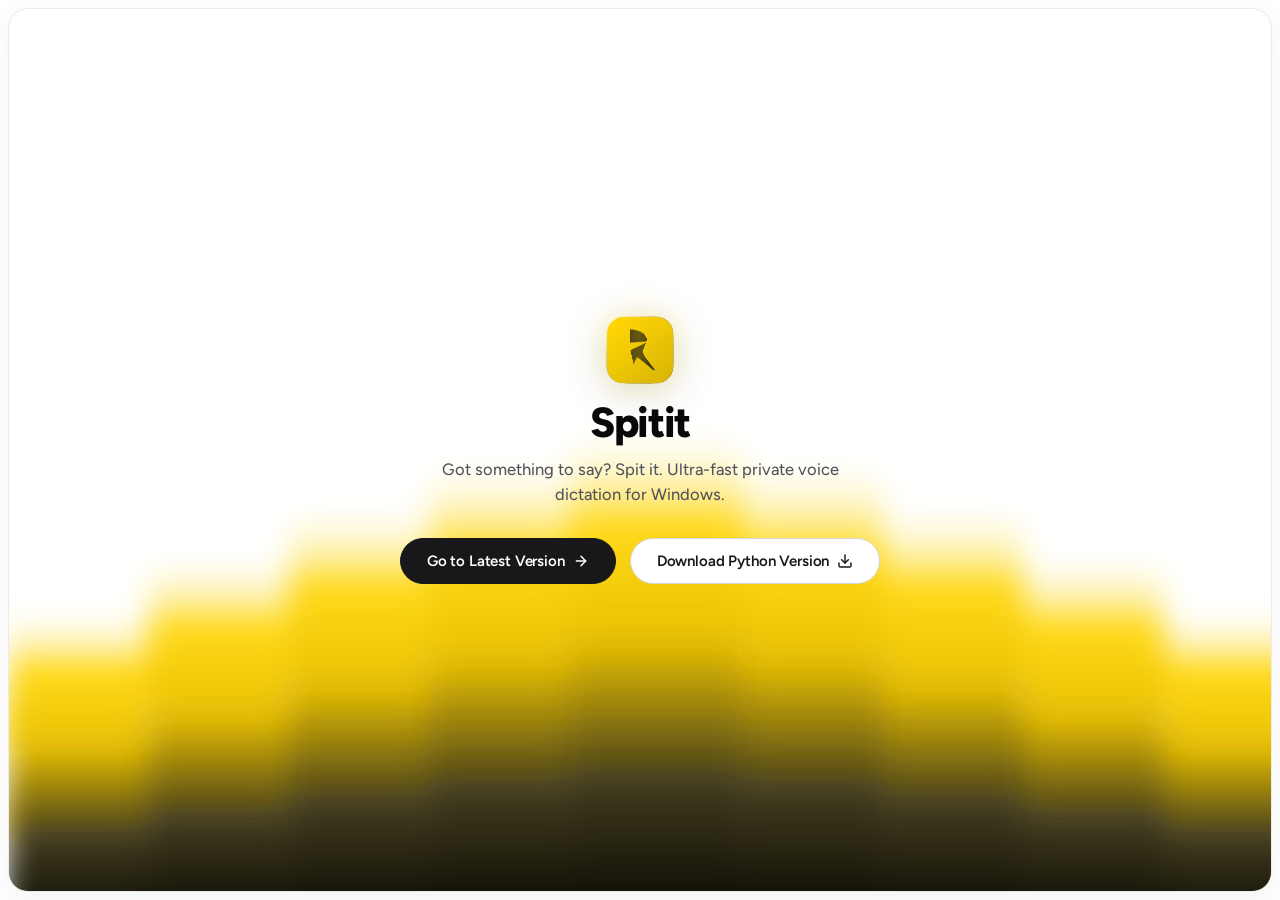
<file: docs/index.html>
<!DOCTYPE html>
<html lang="en">
<head>
  <meta charset="UTF-8">
  <meta name="viewport" content="width=device-width, initial-scale=1.0">
  <title>Spitit — Voice to Text for Windows</title>
  <meta name="description" content="Spitit — Ultra-fast, private voice dictation for Windows. Speak in any app, anytime.">
  <link rel="icon" href="icon.svg" type="image/svg+xml">
  <link rel="alternate icon" href="icon.ico">
  <link rel="preconnect" href="https://fonts.googleapis.com">
  <link rel="preconnect" href="https://fonts.gstatic.com" crossorigin>
  <link href="https://fonts.googleapis.com/css2?family=Figtree:wght@400;500;600;700;800&family=EB+Garamond:ital,wght@0,500;1,500&display=swap" rel="stylesheet">
  <link rel="stylesheet" href="style.css">
</head>
<body>
  <!-- Framed Rounded Canvas with White Spacing Around Viewport -->
  <div class="canvas-frame">

  <!-- Sombra Horizon Glow Background Component -->
  <div class="sombra-bg-anchor" data-sombra-gradient-anchor aria-hidden="true">
<svg viewBox="0 0 1271 599" preserveAspectRatio="none" fill="none" width="100%" height="100%" style="overflow: visible; pointer-events: none;" class="sombra-svg">
  <defs>
    <g id="def-ember-4">
      <linearGradient id="sombra-layer-05-fill" gradientUnits="objectBoundingBox" x1="0" y1="1" x2="0" y2="0">
        <stop offset="0%" stop-color="#fbf7e4" stop-opacity="0" />
        <stop offset="80%" stop-color="#fbf7e4" stop-opacity="0" />
        <stop offset="80.0390625%" stop-color="#fbf7e4" stop-opacity="0.01694852792140071" />
        <stop offset="80.078125%" stop-color="#fbf7e4" stop-opacity="0.032722606401939115" />
        <stop offset="80.15625%" stop-color="#fbf7e4" stop-opacity="0.06119171261844854" />
        <stop offset="80.234375%" stop-color="#fbf7e4" stop-opacity="0.08616405353246137" />
        <stop offset="80.3125%" stop-color="#fbf7e4" stop-opacity="0.10822676083221996" />
        <stop offset="80.390625%" stop-color="#fbf7e4" stop-opacity="0.1278423560570905" />
        <stop offset="80.46875%" stop-color="#fbf7e4" stop-opacity="0.1453801421494723" />
        <stop offset="80.546875%" stop-color="#fbf7e4" stop-opacity="0.1611385604667646" />
        <stop offset="80.625%" stop-color="#fbf7e4" stop-opacity="0.17536140791954757" />
        <stop offset="80.703125%" stop-color="#fbf7e4" stop-opacity="0.18824979534997519" />
        <stop offset="80.78125%" stop-color="#fbf7e4" stop-opacity="0.19997109722172046" />
        <stop offset="80.9375%" stop-color="#fbf7e4" stop-opacity="0.22045241600856647" />
        <stop offset="81.09375%" stop-color="#fbf7e4" stop-opacity="0.237691372267781" />
        <stop offset="81.25%" stop-color="#fbf7e4" stop-opacity="0.2523364485981308" />
        <stop offset="81.40625%" stop-color="#fbf7e4" stop-opacity="0.2648731829298454" />
        <stop offset="81.5625%" stop-color="#fbf7e4" stop-opacity="0.2756723081715295" />
        <stop offset="81.71875%" stop-color="#fbf7e4" stop-opacity="0.28502177711065724" />
        <stop offset="81.875%" stop-color="#fbf7e4" stop-opacity="0.2931486334706104" />
        <stop offset="82.1875%" stop-color="#fbf7e4" stop-opacity="0.30642546292345774" />
        <stop offset="82.5%" stop-color="#fbf7e4" stop-opacity="0.31658291457286436" />
        <stop offset="82.8125%" stop-color="#fbf7e4" stop-opacity="0.3243538405533309" />
        <stop offset="83.125%" stop-color="#fbf7e4" stop-opacity="0.3302527860831748" />
        <stop offset="83.4375%" stop-color="#fbf7e4" stop-opacity="0.3346514446074368" />
        <stop offset="83.75%" stop-color="#fbf7e4" stop-opacity="0.3378248315688161" />
        <stop offset="84.375%" stop-color="#fbf7e4" stop-opacity="0.3412784398699892" />
        <stop offset="85%" stop-color="#fbf7e4" stop-opacity="0.3417721518987343" />
        <stop offset="85.625%" stop-color="#fbf7e4" stop-opacity="0.340025552108049" />
        <stop offset="86.25%" stop-color="#fbf7e4" stop-opacity="0.33650577838205303" />
        <stop offset="86.875%" stop-color="#fbf7e4" stop-opacity="0.33152607239674686" />
        <stop offset="87.5%" stop-color="#fbf7e4" stop-opacity="0.3253012048192771" />
        <stop offset="88.75%" stop-color="#fbf7e4" stop-opacity="0.30966684871654837" />
        <stop offset="90%" stop-color="#fbf7e4" stop-opacity="0.2903225806451613" />
        <stop offset="91.25%" stop-color="#fbf7e4" stop-opacity="0.26757904672015104" />
        <stop offset="92.5%" stop-color="#fbf7e4" stop-opacity="0.24150268336314848" />
        <stop offset="93.75%" stop-color="#fbf7e4" stop-opacity="0.21199143468950749" />
        <stop offset="95%" stop-color="#fbf7e4" stop-opacity="0.17880794701986755" />
        <stop offset="95.625%" stop-color="#fbf7e4" stop-opacity="0.16073068680477604" />
        <stop offset="96.25%" stop-color="#fbf7e4" stop-opacity="0.1415893505445744" />
        <stop offset="96.875%" stop-color="#fbf7e4" stop-opacity="0.12131802296555168" />
        <stop offset="97.5%" stop-color="#fbf7e4" stop-opacity="0.09984152139461176" />
        <stop offset="98.125%" stop-color="#fbf7e4" stop-opacity="0.07707451520818977" />
        <stop offset="98.75%" stop-color="#fbf7e4" stop-opacity="0.052920423363386926" />
        <stop offset="99.375%" stop-color="#fbf7e4" stop-opacity="0.027270061577558357" />
        <stop offset="100%" stop-color="#fbf7e4" stop-opacity="0" />
      </linearGradient>
      <filter id="sombra-layer-05-blur" filterUnits="userSpaceOnUse" x="-60.00" y="-48.02" width="1423.48" height="767.02">
        <feGaussianBlur stdDeviation="15" />
      </filter>
    </g>
    <g id="def-ember-3">
      <linearGradient id="sombra-layer-04-fill" gradientUnits="objectBoundingBox" x1="0" y1="1" x2="0" y2="0">
        <stop offset="0%" stop-color="#ffd505" stop-opacity="0" />
        <stop offset="58%" stop-color="#ffd505" stop-opacity="0" />
        <stop offset="58.001%" stop-color="#ffd505" stop-opacity="0.9" />
        <stop offset="58.021484375%" stop-color="#ffd505" stop-opacity="0.9090828376098354" />
        <stop offset="58.04296875%" stop-color="#ffd505" stop-opacity="0.9090747646954266" />
        <stop offset="58.0859375%" stop-color="#ffd505" stop-opacity="0.9090586145648313" />
        <stop offset="58.171875%" stop-color="#ffd505" stop-opacity="0.9090262970860057" />
        <stop offset="58.34375%" stop-color="#ffd505" stop-opacity="0.9089615931721171" />
        <stop offset="58.6875%" stop-color="#ffd505" stop-opacity="0.9088319088319082" />
        <stop offset="59.375%" stop-color="#ffd505" stop-opacity="0.9085714285714286" />
        <stop offset="60.75%" stop-color="#ffd505" stop-opacity="0.9080459770114947" />
        <stop offset="63.5%" stop-color="#ffd505" stop-opacity="0.9069767441860463" />
        <stop offset="69%" stop-color="#ffd505" stop-opacity="0.9047619047619047" />
        <stop offset="80%" stop-color="#ffd505" stop-opacity="0.9" />
        <stop offset="80.625%" stop-color="#ffd505" stop-opacity="0.8446289062500001" />
        <stop offset="81.25%" stop-color="#ffd505" stop-opacity="0.791015625" />
        <stop offset="81.875%" stop-color="#ffd505" stop-opacity="0.7391601562500001" />
        <stop offset="82.5%" stop-color="#ffd505" stop-opacity="0.6890625" />
        <stop offset="83.125%" stop-color="#ffd505" stop-opacity="0.64072265625" />
        <stop offset="83.75%" stop-color="#ffd505" stop-opacity="0.594140625" />
        <stop offset="84.375%" stop-color="#ffd505" stop-opacity="0.54931640625" />
        <stop offset="85%" stop-color="#ffd505" stop-opacity="0.5062500000000001" />
        <stop offset="85.625%" stop-color="#ffd505" stop-opacity="0.4649414062500001" />
        <stop offset="86.25%" stop-color="#ffd505" stop-opacity="0.425390625" />
        <stop offset="86.875%" stop-color="#ffd505" stop-opacity="0.38759765625" />
        <stop offset="87.5%" stop-color="#ffd505" stop-opacity="0.3515625" />
        <stop offset="88.125%" stop-color="#ffd505" stop-opacity="0.31728515625000003" />
        <stop offset="88.75%" stop-color="#ffd505" stop-opacity="0.284765625" />
        <stop offset="89.375%" stop-color="#ffd505" stop-opacity="0.25400390625" />
        <stop offset="90%" stop-color="#ffd505" stop-opacity="0.225" />
        <stop offset="90.625%" stop-color="#ffd505" stop-opacity="0.19775390625" />
        <stop offset="91.25%" stop-color="#ffd505" stop-opacity="0.17226562500000003" />
        <stop offset="91.875%" stop-color="#ffd505" stop-opacity="0.14853515625" />
        <stop offset="92.5%" stop-color="#ffd505" stop-opacity="0.12656250000000002" />
        <stop offset="93.125%" stop-color="#ffd505" stop-opacity="0.10634765624999998" />
        <stop offset="93.75%" stop-color="#ffd505" stop-opacity="0.087890625" />
        <stop offset="94.375%" stop-color="#ffd505" stop-opacity="0.07119140625" />
        <stop offset="95%" stop-color="#ffd505" stop-opacity="0.056249999999999994" />
        <stop offset="95.625%" stop-color="#ffd505" stop-opacity="0.04306640625000001" />
        <stop offset="96.25%" stop-color="#ffd505" stop-opacity="0.03164062499999999" />
        <stop offset="96.875%" stop-color="#ffd505" stop-opacity="0.02197265625" />
        <stop offset="97.5%" stop-color="#ffd505" stop-opacity="0.014062500000000006" />
        <stop offset="98.125%" stop-color="#ffd505" stop-opacity="0.007910156249999998" />
        <stop offset="98.75%" stop-color="#ffd505" stop-opacity="0.0035156250000000014" />
        <stop offset="99.375%" stop-color="#ffd505" stop-opacity="0.0008789062499999986" />
        <stop offset="100%" stop-color="#ffd505" stop-opacity="0" />
      </linearGradient>
      <filter id="sombra-layer-04-blur" filterUnits="userSpaceOnUse" x="-60.00" y="-48.02" width="1423.48" height="767.02">
        <feGaussianBlur stdDeviation="15" />
      </filter>
    </g>
    <g id="def-ember-2">
      <linearGradient id="sombra-layer-03-fill" gradientUnits="objectBoundingBox" x1="0" y1="1" x2="0" y2="0">
        <stop offset="0%" stop-color="#e8c004" stop-opacity="0" />
        <stop offset="30%" stop-color="#e8c004" stop-opacity="0" />
        <stop offset="30.001%" stop-color="#e8c004" stop-opacity="1" />
        <stop offset="58%" stop-color="#e8c004" stop-opacity="1" />
        <stop offset="60.75%" stop-color="#e8c004" stop-opacity="0.8640625000000001" />
        <stop offset="63.5%" stop-color="#e8c004" stop-opacity="0.73125" />
        <stop offset="66.25%" stop-color="#e8c004" stop-opacity="0.6015625" />
        <stop offset="69%" stop-color="#e8c004" stop-opacity="0.475" />
        <stop offset="71.75%" stop-color="#e8c004" stop-opacity="0.3515625" />
        <stop offset="74.5%" stop-color="#e8c004" stop-opacity="0.23125" />
        <stop offset="77.25%" stop-color="#e8c004" stop-opacity="0.1140625" />
        <stop offset="80%" stop-color="#e8c004" stop-opacity="0" />
        <stop offset="100%" stop-color="#e8c004" stop-opacity="0" />
      </linearGradient>
      <filter id="sombra-layer-03-blur" filterUnits="userSpaceOnUse" x="-60.00" y="-48.02" width="1423.48" height="767.02">
        <feGaussianBlur stdDeviation="15" />
      </filter>
    </g>
    <g id="def-ember-1">
      <linearGradient id="sombra-layer-02-fill" gradientUnits="objectBoundingBox" x1="0" y1="1" x2="0" y2="0">
        <stop offset="0%" stop-color="#413b1c" stop-opacity="0" />
        <stop offset="0.001%" stop-color="#413b1c" stop-opacity="1" />
        <stop offset="30%" stop-color="#413b1c" stop-opacity="1" />
        <stop offset="58%" stop-color="#413b1c" stop-opacity="0" />
        <stop offset="100%" stop-color="#413b1c" stop-opacity="0" />
      </linearGradient>
      <filter id="sombra-layer-02-blur" filterUnits="userSpaceOnUse" x="-60.00" y="-48.02" width="1423.48" height="767.02">
        <feGaussianBlur stdDeviation="15" />
      </filter>
    </g>
    <g id="def-ember-0">
      <linearGradient id="sombra-layer-01-fill" gradientUnits="objectBoundingBox" x1="0" y1="1" x2="0" y2="0">
        <stop offset="0%" stop-color="#000000" stop-opacity="1" />
        <stop offset="30%" stop-color="#000000" stop-opacity="0" />
        <stop offset="100%" stop-color="#000000" stop-opacity="0" />
      </linearGradient>
      <filter id="sombra-layer-01-blur" filterUnits="userSpaceOnUse" x="-60.00" y="-48.02" width="1423.48" height="767.02">
        <feGaussianBlur stdDeviation="15" />
      </filter>
    </g>
  </defs>
  <g id="sombra-layer-05" class="sombra-layer" data-layer="ember-4" style="pointer-events: none; transform-box: view-box; transform-origin: 50% 100%;">
    <g id="sombra-layer-05-artwork" fill="url(#sombra-layer-05-fill)" filter="url(#sombra-layer-05-blur)" opacity="1">
      <path id="sombra-layer-05-segment-01" d="M 0 240.2434011543014 L 141.22222222222223 240.2434011543014 L 141.22222222222223 659 L 0 659 Z" />
      <path id="sombra-layer-05-segment-02" d="M 141.22222222222223 171.7562598291944 L 282.44444444444446 171.7562598291944 L 282.44444444444446 659 L 141.22222222222223 659 Z" />
      <path id="sombra-layer-05-segment-03" d="M 282.44444444444446 108.62048245566587 L 423.6666666666667 108.62048245566587 L 423.6666666666667 659 L 282.44444444444446 659 Z" />
      <path id="sombra-layer-05-segment-04" d="M 423.6666666666667 52.894937751894076 L 564.8888888888889 52.894937751894076 L 564.8888888888889 659 L 423.6666666666667 659 Z" />
      <path id="sombra-layer-05-segment-05" d="M 564.8888888888889 11.980000000000018 L 738.5922222222223 11.980000000000018 L 738.5922222222223 659 L 564.8888888888889 659 Z" />
      <path id="sombra-layer-05-segment-06" d="M 738.5922222222223 52.894937751894076 L 879.8144444444445 52.894937751894076 L 879.8144444444445 659 L 738.5922222222223 659 Z" />
      <path id="sombra-layer-05-segment-07" d="M 879.8144444444445 108.62048245566587 L 1021.0366666666667 108.62048245566587 L 1021.0366666666667 659 L 879.8144444444445 659 Z" />
      <path id="sombra-layer-05-segment-08" d="M 1021.0366666666667 171.75625982919445 L 1162.258888888889 171.75625982919445 L 1162.258888888889 659 L 1021.0366666666667 659 Z" />
      <path id="sombra-layer-05-segment-09" d="M 1162.258888888889 240.2434011543014 L 1303.4811111111112 240.2434011543014 L 1303.4811111111112 659 L 1162.258888888889 659 Z" />
    </g>
  </g>
  <g id="sombra-layer-04" class="sombra-layer" data-layer="ember-3" style="pointer-events: none; transform-box: view-box; transform-origin: 50% 100%;">
    <g id="sombra-layer-04-artwork" fill="url(#sombra-layer-04-fill)" filter="url(#sombra-layer-04-blur)" opacity="1">
      <path id="sombra-layer-04-segment-01" d="M 0 240.2434011543014 L 141.22222222222223 240.2434011543014 L 141.22222222222223 659 L 0 659 Z" />
      <path id="sombra-layer-04-segment-02" d="M 141.22222222222223 171.7562598291944 L 282.44444444444446 171.7562598291944 L 282.44444444444446 659 L 141.22222222222223 659 Z" />
      <path id="sombra-layer-04-segment-03" d="M 282.44444444444446 108.62048245566587 L 423.6666666666667 108.62048245566587 L 423.6666666666667 659 L 282.44444444444446 659 Z" />
      <path id="sombra-layer-04-segment-04" d="M 423.6666666666667 52.894937751894076 L 564.8888888888889 52.894937751894076 L 564.8888888888889 659 L 423.6666666666667 659 Z" />
      <path id="sombra-layer-04-segment-05" d="M 564.8888888888889 11.980000000000018 L 738.5922222222223 11.980000000000018 L 738.5922222222223 659 L 564.8888888888889 659 Z" />
      <path id="sombra-layer-04-segment-06" d="M 738.5922222222223 52.894937751894076 L 879.8144444444445 52.894937751894076 L 879.8144444444445 659 L 738.5922222222223 659 Z" />
      <path id="sombra-layer-04-segment-07" d="M 879.8144444444445 108.62048245566587 L 1021.0366666666667 108.62048245566587 L 1021.0366666666667 659 L 879.8144444444445 659 Z" />
      <path id="sombra-layer-04-segment-08" d="M 1021.0366666666667 171.75625982919445 L 1162.258888888889 171.75625982919445 L 1162.258888888889 659 L 1021.0366666666667 659 Z" />
      <path id="sombra-layer-04-segment-09" d="M 1162.258888888889 240.2434011543014 L 1303.4811111111112 240.2434011543014 L 1303.4811111111112 659 L 1162.258888888889 659 Z" />
    </g>
  </g>
  <g id="sombra-layer-03" class="sombra-layer" data-layer="ember-2" style="pointer-events: none; transform-box: view-box; transform-origin: 50% 100%;">
    <g id="sombra-layer-03-artwork" fill="url(#sombra-layer-03-fill)" filter="url(#sombra-layer-03-blur)" opacity="1">
      <path id="sombra-layer-03-segment-01" d="M 0 240.2434011543014 L 141.22222222222223 240.2434011543014 L 141.22222222222223 659 L 0 659 Z" />
      <path id="sombra-layer-03-segment-02" d="M 141.22222222222223 171.7562598291944 L 282.44444444444446 171.7562598291944 L 282.44444444444446 659 L 141.22222222222223 659 Z" />
      <path id="sombra-layer-03-segment-03" d="M 282.44444444444446 108.62048245566587 L 423.6666666666667 108.62048245566587 L 423.6666666666667 659 L 282.44444444444446 659 Z" />
      <path id="sombra-layer-03-segment-04" d="M 423.6666666666667 52.894937751894076 L 564.8888888888889 52.894937751894076 L 564.8888888888889 659 L 423.6666666666667 659 Z" />
      <path id="sombra-layer-03-segment-05" d="M 564.8888888888889 11.980000000000018 L 738.5922222222223 11.980000000000018 L 738.5922222222223 659 L 564.8888888888889 659 Z" />
      <path id="sombra-layer-03-segment-06" d="M 738.5922222222223 52.894937751894076 L 879.8144444444445 52.894937751894076 L 879.8144444444445 659 L 738.5922222222223 659 Z" />
      <path id="sombra-layer-03-segment-07" d="M 879.8144444444445 108.62048245566587 L 1021.0366666666667 108.62048245566587 L 1021.0366666666667 659 L 879.8144444444445 659 Z" />
      <path id="sombra-layer-03-segment-08" d="M 1021.0366666666667 171.75625982919445 L 1162.258888888889 171.75625982919445 L 1162.258888888889 659 L 1021.0366666666667 659 Z" />
      <path id="sombra-layer-03-segment-09" d="M 1162.258888888889 240.2434011543014 L 1303.4811111111112 240.2434011543014 L 1303.4811111111112 659 L 1162.258888888889 659 Z" />
    </g>
  </g>
  <g id="sombra-layer-02" class="sombra-layer" data-layer="ember-1" style="pointer-events: none; transform-box: view-box; transform-origin: 50% 100%;">
    <g id="sombra-layer-02-artwork" fill="url(#sombra-layer-02-fill)" filter="url(#sombra-layer-02-blur)" opacity="1">
      <path id="sombra-layer-02-segment-01" d="M 0 240.2434011543014 L 141.22222222222223 240.2434011543014 L 141.22222222222223 659 L 0 659 Z" />
      <path id="sombra-layer-02-segment-02" d="M 141.22222222222223 171.7562598291944 L 282.44444444444446 171.7562598291944 L 282.44444444444446 659 L 141.22222222222223 659 Z" />
      <path id="sombra-layer-02-segment-03" d="M 282.44444444444446 108.62048245566587 L 423.6666666666667 108.62048245566587 L 423.6666666666667 659 L 282.44444444444446 659 Z" />
      <path id="sombra-layer-02-segment-04" d="M 423.6666666666667 52.894937751894076 L 564.8888888888889 52.894937751894076 L 564.8888888888889 659 L 423.6666666666667 659 Z" />
      <path id="sombra-layer-02-segment-05" d="M 564.8888888888889 11.980000000000018 L 738.5922222222223 11.980000000000018 L 738.5922222222223 659 L 564.8888888888889 659 Z" />
      <path id="sombra-layer-02-segment-06" d="M 738.5922222222223 52.894937751894076 L 879.8144444444445 52.894937751894076 L 879.8144444444445 659 L 738.5922222222223 659 Z" />
      <path id="sombra-layer-02-segment-07" d="M 879.8144444444445 108.62048245566587 L 1021.0366666666667 108.62048245566587 L 1021.0366666666667 659 L 879.8144444444445 659 Z" />
      <path id="sombra-layer-02-segment-08" d="M 1021.0366666666667 171.75625982919445 L 1162.258888888889 171.75625982919445 L 1162.258888888889 659 L 1021.0366666666667 659 Z" />
      <path id="sombra-layer-02-segment-09" d="M 1162.258888888889 240.2434011543014 L 1303.4811111111112 240.2434011543014 L 1303.4811111111112 659 L 1162.258888888889 659 Z" />
    </g>
  </g>
  <g id="sombra-layer-01" class="sombra-layer" data-layer="ember-0" style="pointer-events: none; transform-box: view-box; transform-origin: 50% 100%;">
    <g id="sombra-layer-01-artwork" fill="url(#sombra-layer-01-fill)" filter="url(#sombra-layer-01-blur)" opacity="1">
      <path id="sombra-layer-01-segment-01" d="M 0 240.2434011543014 L 141.22222222222223 240.2434011543014 L 141.22222222222223 659 L 0 659 Z" />
      <path id="sombra-layer-01-segment-02" d="M 141.22222222222223 171.7562598291944 L 282.44444444444446 171.7562598291944 L 282.44444444444446 659 L 141.22222222222223 659 Z" />
      <path id="sombra-layer-01-segment-03" d="M 282.44444444444446 108.62048245566587 L 423.6666666666667 108.62048245566587 L 423.6666666666667 659 L 282.44444444444446 659 Z" />
      <path id="sombra-layer-01-segment-04" d="M 423.6666666666667 52.894937751894076 L 564.8888888888889 52.894937751894076 L 564.8888888888889 659 L 423.6666666666667 659 Z" />
      <path id="sombra-layer-01-segment-05" d="M 564.8888888888889 11.980000000000018 L 738.5922222222223 11.980000000000018 L 738.5922222222223 659 L 564.8888888888889 659 Z" />
      <path id="sombra-layer-01-segment-06" d="M 738.5922222222223 52.894937751894076 L 879.8144444444445 52.894937751894076 L 879.8144444444445 659 L 738.5922222222223 659 Z" />
      <path id="sombra-layer-01-segment-07" d="M 879.8144444444445 108.62048245566587 L 1021.0366666666667 108.62048245566587 L 1021.0366666666667 659 L 879.8144444444445 659 Z" />
      <path id="sombra-layer-01-segment-08" d="M 1021.0366666666667 171.75625982919445 L 1162.258888888889 171.75625982919445 L 1162.258888888889 659 L 1021.0366666666667 659 Z" />
      <path id="sombra-layer-01-segment-09" d="M 1162.258888888889 240.2434011543014 L 1303.4811111111112 240.2434011543014 L 1303.4811111111112 659 L 1162.258888888889 659 Z" />
    </g>
  </g>
</svg>
  </div>

  <!-- Centered Floating Content (No box, No navbar, No footer) -->
  <main class="hero-center">
    <!-- 1. Logo (Direct without awkward gap/wrapper) -->
    <img src="icon.svg" alt="Spitit Logo" class="brand-logo" width="68" height="68">

    <!-- 2. Name -->
    <h1 class="brand-name">Spitit</h1>

    <!-- 3. Description -->
    <p class="brand-desc">
      Got something to say? Spit it. Ultra-fast private voice dictation for Windows.
    </p>

    <!-- 4. Two Buttons -->
    <div class="cta-group">
      <!-- Go to latest version (The newest and best version) -->
      <a href="https://vikas-rereal.github.io/Spitit/" class="btn btn-primary" target="_blank" rel="noopener">
        <span>Go to Latest Version</span>
        <svg class="btn-arrow" width="16" height="16" viewBox="0 0 24 24" fill="none" stroke="currentColor" stroke-width="2.2" stroke-linecap="round" stroke-linejoin="round">
          <line x1="5" y1="12" x2="19" y2="12"></line>
          <polyline points="12 5 19 12 12 19"></polyline>
        </svg>
      </a>

      <!-- Download older Python version -->
      <a href="https://github.com/VIKAS-REREAL/REREAL-Spitit/releases" class="btn btn-secondary" target="_blank" rel="noopener">
        <span>Download Python Version</span>
        <svg class="btn-arrow" width="16" height="16" viewBox="0 0 24 24" fill="none" stroke="currentColor" stroke-width="2.2" stroke-linecap="round" stroke-linejoin="round">
          <path d="M21 15v4a2 2 0 0 1-2 2H5a2 2 0 0 1-2-2v-4"></path>
          <polyline points="7 10 12 15 17 10"></polyline>
          <line x1="12" y1="15" x2="12" y2="3"></line>
        </svg>
      </a>
    </div>
  </main>
  </div>
</body>
</html>
</file>
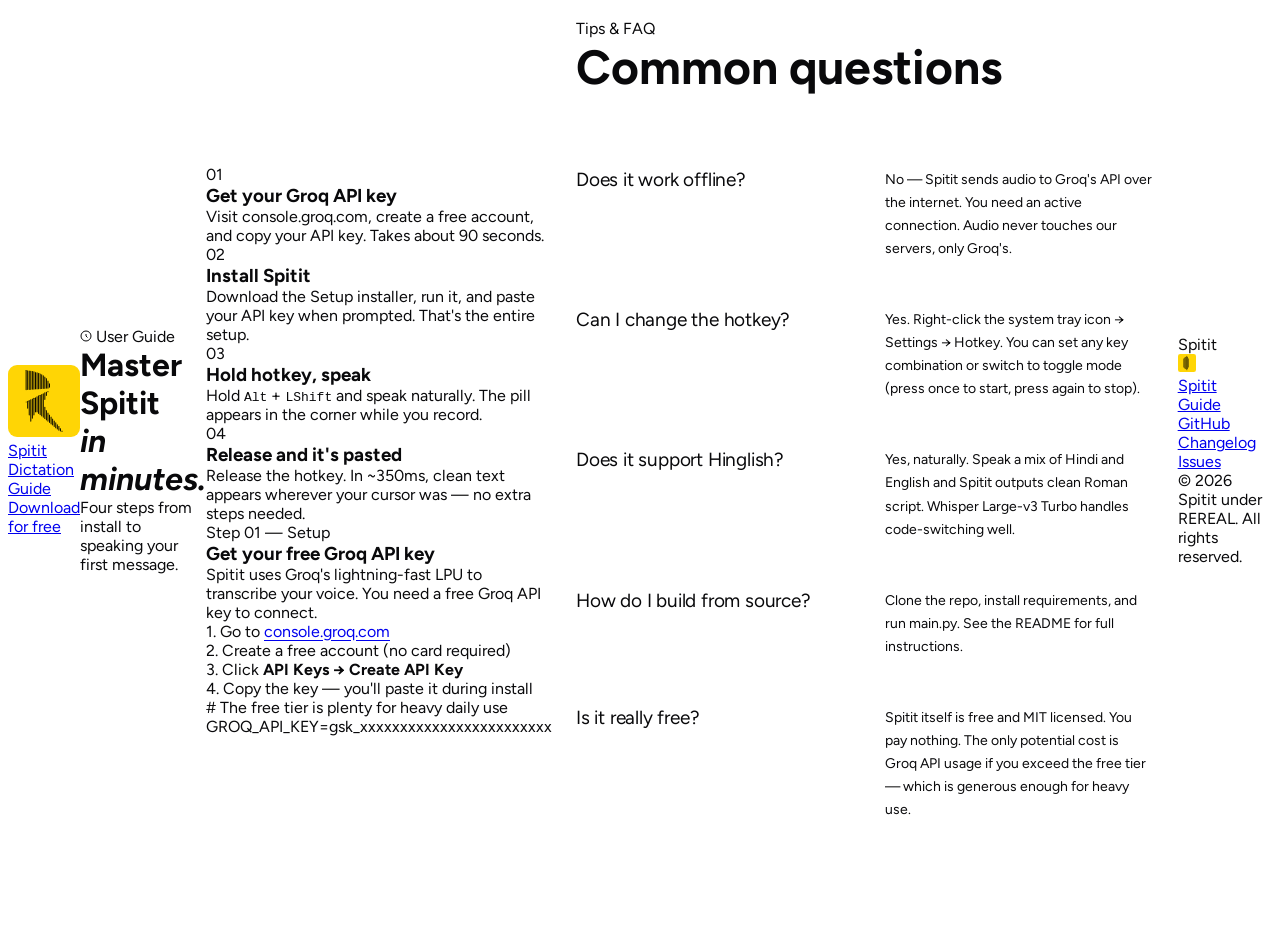
<file: docs/guide.html>
<!DOCTYPE html>
<html lang="en">
<head>
  <meta charset="UTF-8">
  <meta name="viewport" content="width=device-width, initial-scale=1.0">
  <meta name="description" content="REREAL Spitit — Interactive guide. Learn to install, configure, and use sub-second voice dictation for Windows.">
  <title>Guide · REREAL Spitit</title>
  <link rel="icon" href="icon.ico">
  <link rel="preconnect" href="https://fonts.googleapis.com">
  <link rel="preconnect" href="https://fonts.gstatic.com" crossorigin>
  <link href="https://fonts.googleapis.com/css2?family=EB+Garamond:ital,wght@0,400;0,500;1,400;1,500&family=Figtree:wght@400;500;600;700&display=swap" rel="stylesheet">
  <link rel="stylesheet" href="style.css">
</head>
<body>

  <!-- ══ NAV (same as index) ══ -->
  <nav class="nav">
    <div class="nav-left">
      <a href="index.html" class="nav-logo">
        <svg class="nav-logo-img" viewBox="0 0 600 600" fill="none" xmlns="http://www.w3.org/2000/svg">
          <rect width="600" height="600" rx="75" fill="#FFD505"/>
          <rect x="147" y="42" width="8" height="168" rx="4" fill="black"/>
          <rect x="147" y="305" width="8" height="8" rx="4" fill="black"/>
          <rect x="160" y="43" width="8" height="166" rx="4" fill="black"/>
          <rect x="160" y="298" width="8" height="67" rx="4" fill="black"/>
          <rect x="173" y="45" width="8" height="163" rx="4" fill="black"/>
          <rect x="173" y="292" width="8" height="129" rx="4" fill="black"/>
          <rect x="186" y="47" width="8" height="161" rx="4" fill="black"/>
          <rect x="186" y="285" width="8" height="188" rx="4" fill="black"/>
          <rect x="199" y="49" width="8" height="158" rx="4" fill="black"/>
          <rect x="199" y="279" width="8" height="168" rx="4" fill="black"/>
          <rect x="212" y="52" width="8" height="154" rx="4" fill="black"/>
          <rect x="212" y="273" width="8" height="148" rx="4" fill="black"/>
          <rect x="225" y="56" width="8" height="149" rx="4" fill="black"/>
          <rect x="225" y="266" width="8" height="130" rx="4" fill="black"/>
          <rect x="238" y="60" width="8" height="144" rx="4" fill="black"/>
          <rect x="238" y="260" width="8" height="136" rx="4" fill="black"/>
          <rect x="251" y="65" width="8" height="138" rx="4" fill="black"/>
          <rect x="251" y="253" width="8" height="155" rx="4" fill="black"/>
          <rect x="264" y="70" width="8" height="132" rx="4" fill="black"/>
          <rect x="264" y="248" width="8" height="170" rx="4" fill="black"/>
          <rect x="277" y="77" width="8" height="124" rx="4" fill="black"/>
          <rect x="277" y="241" width="8" height="188" rx="4" fill="black"/>
          <rect x="290" y="85" width="8" height="115" rx="4" fill="black"/>
          <rect x="290" y="235" width="8" height="205" rx="4" fill="black"/>
          <rect x="303" y="95" width="8" height="104" rx="4" fill="black"/>
          <rect x="303" y="228" width="8" height="64" rx="4" fill="black"/>
          <rect x="316" y="108" width="8" height="90" rx="4" fill="black"/>
          <rect x="316" y="222" width="8" height="36" rx="4" fill="black"/>
          <rect x="329" y="130" width="8" height="67" rx="4" fill="black"/>
          <rect x="329" y="216" width="8" height="12" rx="4" fill="black"/>
          <rect x="342" y="150" width="8" height="40" rx="4" fill="black"/>
          <rect x="342" y="412" width="8" height="72" rx="4" fill="black"/>
          <rect x="303" y="347" width="8" height="104" rx="4" fill="black"/>
          <rect x="316" y="376" width="8" height="86" rx="4" fill="black"/>
          <rect x="329" y="396" width="8" height="77" rx="4" fill="black"/>
          <rect x="355" y="429" width="8" height="66" rx="4" fill="black"/>
          <rect x="368" y="445" width="8" height="60" rx="4" fill="black"/>
          <rect x="381" y="462" width="8" height="54" rx="4" fill="black"/>
          <rect x="394" y="478" width="8" height="50" rx="4" fill="black"/>
          <rect x="407" y="493" width="8" height="45" rx="4" fill="black"/>
          <rect x="420" y="509" width="8" height="39" rx="4" fill="black"/>
          <rect x="433" y="526" width="8" height="29" rx="4" fill="black"/>
          <rect x="446" y="546" width="8" height="13" rx="4" fill="black"/>
        </svg>
        <span class="nav-logo-wordmark">Spitit</span>
      </a>
      <div class="nav-divider"></div>
      <div class="nav-tabs">
        <a href="index.html" class="nav-tab">Dictation</a>
        <a href="guide.html" class="nav-tab active">Guide</a>
      </div>
    </div>
    <a href="index.html#download" class="nav-cta">Download for free</a>
  </nav>

  <!-- ══ HERO ══ -->
  <div class="guide-hero">
    <div class="guide-hero-tag">
      <svg width="12" height="12" viewBox="0 0 24 24" fill="none" stroke="currentColor" stroke-width="2"><circle cx="12" cy="12" r="10"/><path d="M12 8v4l3 3"/></svg>
      User Guide
    </div>
    <h1 class="guide-title">Master Spitit<br><em>in minutes.</em></h1>
    <p class="guide-sub">Four steps from install to speaking your first message.</p>
  </div>

  <!-- ══ GUIDE CONTENT ══ -->
  <div class="guide-wrap">

    <!-- Left: Step list -->
    <div class="guide-steps" id="steps">

      <div class="guide-step active" onclick="selectStep(0, this)">
        <div class="guide-step-num">01</div>
        <div>
          <h3 class="guide-step-title">Get your Groq API key</h3>
          <p class="guide-step-desc">Visit console.groq.com, create a free account, and copy your API key. Takes about 90 seconds.</p>
        </div>
      </div>

      <div class="guide-step" onclick="selectStep(1, this)">
        <div class="guide-step-num">02</div>
        <div>
          <h3 class="guide-step-title">Install Spitit</h3>
          <p class="guide-step-desc">Download the Setup installer, run it, and paste your API key when prompted. That's the entire setup.</p>
        </div>
      </div>

      <div class="guide-step" onclick="selectStep(2, this)">
        <div class="guide-step-num">03</div>
        <div>
          <h3 class="guide-step-title">Hold hotkey, speak</h3>
          <p class="guide-step-desc">Hold <kbd class="k">Alt</kbd> + <kbd class="k">LShift</kbd> and speak naturally. The pill appears in the corner while you record.</p>
        </div>
      </div>

      <div class="guide-step" onclick="selectStep(3, this)">
        <div class="guide-step-num">04</div>
        <div>
          <h3 class="guide-step-title">Release and it's pasted</h3>
          <p class="guide-step-desc">Release the hotkey. In ~350ms, clean text appears wherever your cursor was — no extra steps needed.</p>
        </div>
      </div>

    </div>

    <!-- Right: Detail panel -->
    <div class="guide-panel">
      <div class="guide-panel-top">
        <div class="guide-panel-dot gd-r"></div>
        <div class="guide-panel-dot gd-y"></div>
        <div class="guide-panel-dot gd-g"></div>
        <span class="guide-panel-title" id="panel-title">Step 01 — Setup</span>
      </div>
      <div class="guide-panel-body" id="panel-body">
        <h3 class="guide-panel-h">Get your free Groq API key</h3>
        <p class="guide-panel-p">Spitit uses Groq's lightning-fast LPU to transcribe your voice. You need a free Groq API key to connect.</p>
        <p class="guide-panel-p">
          1. Go to <a href="https://console.groq.com" target="_blank" style="text-decoration:underline;text-underline-offset:3px;">console.groq.com</a><br>
          2. Create a free account (no card required)<br>
          3. Click <strong>API Keys → Create API Key</strong><br>
          4. Copy the key — you'll paste it during install
        </p>
        <div class="code-block">
          <span class="code-comment"># The free tier is plenty for heavy daily use</span><br>
          <span class="code-yellow">GROQ_API_KEY</span>=gsk_xxxxxxxxxxxxxxxxxxxxxxxx
        </div>
      </div>
    </div>

  </div>

  <!-- ══ FAQ / TIPS ══ -->
  <div style="max-width:960px; margin:0 auto; padding:0 24px 100px; border-top:1px solid var(--ink-12);">
    <div style="padding-top:64px; margin-bottom:48px;">
      <p class="section-tag">Tips &amp; FAQ</p>
      <h2 class="section-title" style="font-size:clamp(32px,4vw,48px);">Common questions</h2>
    </div>

    <div style="display:flex; flex-direction:column; gap:0;">

      <div style="padding:24px 0; border-bottom:1px solid var(--ink-12); display:grid; grid-template-columns:1fr 1fr; gap:40px; align-items:start;">
        <p style="font-family:var(--serif); font-size:19px; font-weight:400; letter-spacing:-0.2px;">Does it work offline?</p>
        <p style="font-size:14px; color:var(--ink-70); line-height:1.65;">No — Spitit sends audio to Groq's API over the internet. You need an active connection. Audio never touches our servers, only Groq's.</p>
      </div>

      <div style="padding:24px 0; border-bottom:1px solid var(--ink-12); display:grid; grid-template-columns:1fr 1fr; gap:40px; align-items:start;">
        <p style="font-family:var(--serif); font-size:19px; font-weight:400; letter-spacing:-0.2px;">Can I change the hotkey?</p>
        <p style="font-size:14px; color:var(--ink-70); line-height:1.65;">Yes. Right-click the system tray icon → Settings → Hotkey. You can set any key combination or switch to toggle mode (press once to start, press again to stop).</p>
      </div>

      <div style="padding:24px 0; border-bottom:1px solid var(--ink-12); display:grid; grid-template-columns:1fr 1fr; gap:40px; align-items:start;">
        <p style="font-family:var(--serif); font-size:19px; font-weight:400; letter-spacing:-0.2px;">Does it support Hinglish?</p>
        <p style="font-size:14px; color:var(--ink-70); line-height:1.65;">Yes, naturally. Speak a mix of Hindi and English and Spitit outputs clean Roman script. Whisper Large-v3 Turbo handles code-switching well.</p>
      </div>

      <div style="padding:24px 0; border-bottom:1px solid var(--ink-12); display:grid; grid-template-columns:1fr 1fr; gap:40px; align-items:start;">
        <p style="font-family:var(--serif); font-size:19px; font-weight:400; letter-spacing:-0.2px;">How do I build from source?</p>
        <p style="font-size:14px; color:var(--ink-70); line-height:1.65;">Clone the repo, install requirements, and run main.py. See the README for full instructions.</p>
      </div>

      <div style="padding:24px 0; display:grid; grid-template-columns:1fr 1fr; gap:40px; align-items:start;">
        <p style="font-family:var(--serif); font-size:19px; font-weight:400; letter-spacing:-0.2px;">Is it really free?</p>
        <p style="font-size:14px; color:var(--ink-70); line-height:1.65;">Spitit itself is free and MIT licensed. You pay nothing. The only potential cost is Groq API usage if you exceed the free tier — which is generous enough for heavy use.</p>
      </div>

    </div>
  </div>

  <!-- ══ FOOTER (same as index) ══ -->
  <footer class="footer">
    <div class="footer-wordmark">
      <span class="footer-wordmark-text">Spitit</span>
    </div>
    <div class="footer-bar">
      <a href="index.html" class="footer-brand-logo">
        <div class="footer-brand-icon">
          <svg viewBox="0 0 600 600" width="18" height="18" fill="none">
            <rect width="600" height="600" rx="75" fill="#FFD505"/>
            <rect x="186" y="150" width="16" height="300" rx="8" fill="black"/>
            <rect x="212" y="120" width="16" height="360" rx="8" fill="black"/>
            <rect x="238" y="100" width="16" height="400" rx="8" fill="black"/>
            <rect x="264" y="80"  width="16" height="440" rx="8" fill="black"/>
            <rect x="290" y="60"  width="16" height="480" rx="8" fill="black"/>
            <rect x="316" y="100" width="16" height="400" rx="8" fill="black"/>
            <rect x="342" y="150" width="16" height="300" rx="8" fill="black"/>
          </svg>
        </div>
        <span class="footer-brand-name">Spitit</span>
      </a>
      <div class="footer-links">
        <a href="guide.html">Guide</a>
        <a href="https://github.com/VIKAS-REREAL/REREAL-Spitit" target="_blank">GitHub</a>
        <a href="https://github.com/VIKAS-REREAL/REREAL-Spitit/blob/main/CHANGELOG.md" target="_blank">Changelog</a>
        <a href="https://github.com/VIKAS-REREAL/REREAL-Spitit/issues" target="_blank">Issues</a>
      </div>
      <p class="footer-copy">© 2026 Spitit under REREAL. All rights reserved.</p>
    </div>
  </footer>

  <script>
    // Panel content for each step
    const panels = [
      {
        title: 'Step 01 — Setup',
        h: 'Get your free Groq API key',
        body: `
          <p class="guide-panel-p">Spitit uses Groq's lightning-fast LPU to transcribe your voice. You need a free Groq API key to connect.</p>
          <p class="guide-panel-p">
            1. Go to <a href="https://console.groq.com" target="_blank" style="text-decoration:underline;text-underline-offset:3px;">console.groq.com</a><br>
            2. Create a free account (no card required)<br>
            3. Click <strong>API Keys → Create API Key</strong><br>
            4. Copy the key — you'll paste it during install
          </p>
          <div class="code-block">
            <span class="code-comment"># Free tier is plenty for heavy daily use</span><br>
            <span class="code-yellow">GROQ_API_KEY</span>=gsk_xxxxxxxxxxxxxxxxxxxxxxxx
          </div>`
      },
      {
        title: 'Step 02 — Install',
        h: 'Download and install Spitit',
        body: `
          <p class="guide-panel-p">Download the Setup installer from the main page. Run it, follow the wizard, and paste your Groq API key when prompted.</p>
          <p class="guide-panel-p">Spitit installs to <code style="font-family:monospace;background:var(--ink-06);padding:1px 6px;border-radius:4px;">%APPDATA%\\Spitit</code> and adds itself to your system tray on startup.</p>
          <div class="code-block">
            <span class="code-comment"># Or build from source:</span><br>
            <span class="code-yellow">git</span> clone github.com/VIKAS-REREAL/REREAL-Spitit<br>
            <span class="code-yellow">pip</span> install -r requirements.txt<br>
            <span class="code-yellow">python</span> src/main.py
          </div>`
      },
      {
        title: 'Step 03 — Record',
        h: 'Hold hotkey and speak',
        body: `
          <p class="guide-panel-p">Click into any text field in any app. Then hold <kbd class="k">Alt</kbd> + <kbd class="k">LShift</kbd>.</p>
          <p class="guide-panel-p">The floating status pill appears in the corner of your screen with animated waveform bars — indicating Spitit is actively recording your voice in RAM.</p>
          <p class="guide-panel-p">Speak naturally, in any language. Hinglish works great too.</p>
          <div class="code-block">
            <span class="code-comment"># Change the hotkey in settings:</span><br>
            Right-click tray icon → <span class="code-yellow">Settings</span> → Hotkey
          </div>`
      },
      {
        title: 'Step 04 — Paste',
        h: 'Release and watch it appear',
        body: `
          <p class="guide-panel-p">Release the hotkey when you're done speaking. Spitit sends the audio to Groq over encrypted TLS.</p>
          <p class="guide-panel-p">In approximately <strong>350ms</strong>, clean, polished text is typed keystroke-by-keystroke into your active window. No copy-paste step. No clicking. It simply appears.</p>
          <div class="code-block">
            <span class="code-comment"># Typical latency breakdown:</span><br>
            Audio upload:    <span class="code-yellow">~120ms</span><br>
            Groq inference:  <span class="code-yellow">~180ms</span><br>
            Auto-paste:      <span class="code-yellow">~50ms</span><br>
            Total:           <span class="code-yellow">~350ms</span>
          </div>`
      }
    ];

    function selectStep(idx, el) {
      document.querySelectorAll('.guide-step').forEach(s => s.classList.remove('active'));
      el.classList.add('active');
      const p = panels[idx];
      document.getElementById('panel-title').textContent = p.title;
      document.getElementById('panel-body').innerHTML = `<h3 class="guide-panel-h">${p.h}</h3>${p.body}`;
    }
  </script>

</body>
</html>
</file>
<file: docs/style.css>
/* ==========================================================================
   Spitit — Minimalist Single-Page Portal Experience
   Pure Floating Elements: Center Logo, Name, Description, and Two Buttons
   Over the Sombra Horizon Glow Background
   ========================================================================== */

@import url('https://fonts.googleapis.com/css2?family=Figtree:wght@400;500;600;700;800&family=EB+Garamond:ital,wght@0,500;1,500&display=swap');

:root {
  --font-sans: 'Figtree', -apple-system, BlinkMacSystemFont, 'Segoe UI', Roboto, sans-serif;
  --font-serif: 'EB Garamond', Georgia, serif;

  --color-bg: #ffffff;
  --color-text-main: #09090b;
  --color-text-muted: #52525b;

  --color-gold: #e8c004;
  --color-gold-bright: #ffd505;
}

*, *::before, *::after {
  box-sizing: border-box;
  margin: 0;
  padding: 0;
}

html {
  height: 100%;
  background-color: var(--color-bg);
}

body {
  min-height: 100vh;
  height: 100vh;
  margin: 0;
  background-color: #ffffff;
  color: var(--color-text-main);
  font-family: var(--font-sans);
  -webkit-font-smoothing: antialiased;
  -moz-osx-font-smoothing: grayscale;
  display: flex;
  align-items: center;
  justify-content: center;
  padding: 8px; /* 5 to 10px padding on all sides (top, right, bottom, left) */
  box-sizing: border-box;
  overflow: hidden;
}

/* ==========================================================================
   Framed Rounded Canvas Box (Scales to cover full viewport with 8px outer padding)
   ========================================================================== */

.canvas-frame {
  position: relative;
  width: 100%;
  height: 100%;
  background-color: #ffffff;
  border-radius: 20px;
  border: 1px solid rgba(0, 0, 0, 0.08);
  box-shadow: 0 8px 30px rgba(0, 0, 0, 0.05);
  overflow: hidden;
  display: flex;
  flex-direction: column;
  align-items: center;
  justify-content: center;
}

/* ==========================================================================
   Background: Sombra Animated Horizon Glow (Inside Canvas Frame)
   ========================================================================== */

.sombra-bg-anchor {
  position: absolute;
  bottom: 0;
  left: 0;
  width: 100%;
  height: 54%;
  min-height: 300px;
  pointer-events: none;
  z-index: 1;
  overflow: visible;
}

.sombra-svg {
  width: 100%;
  height: 100%;
  display: block;
  overflow: visible;
  pointer-events: none;
}

@keyframes sombraRise {
  from {
    transform: scaleY(0);
  }
  to {
    transform: scaleY(1);
  }
}

.sombra-layer {
  pointer-events: none;
  transform-origin: 50% 100%;
  transform: scaleY(1);
  animation: sombraRise 1100ms cubic-bezier(0.16, 1, 0.3, 1) both;
}

/* ==========================================================================
   Centered Floating Content (Inside Canvas Frame)
   ========================================================================== */

.hero-center {
  position: relative;
  z-index: 10;
  display: flex;
  flex-direction: column;
  align-items: center;
  justify-content: center;
  text-align: center;
  max-width: 540px;
  padding: 24px;
  margin: auto;
  animation: heroFadeIn 900ms cubic-bezier(0.16, 1, 0.3, 1) forwards;
}

@keyframes heroFadeIn {
  from {
    opacity: 0;
    transform: translateY(18px) scale(0.98);
  }
  to {
    opacity: 1;
    transform: translateY(0) scale(1);
  }
}

/* 1. Logo (Direct without awkward gap/white space) */
.brand-logo {
  width: 68px;
  height: 68px;
  display: block;
  border-radius: 18px;
  filter: drop-shadow(0 10px 22px rgba(0, 0, 0, 0.12)) drop-shadow(0 0 16px rgba(255, 213, 5, 0.25));
  margin-bottom: 16px;
}

/* 2. Name */
.brand-name {
  font-size: 42px;
  font-weight: 800;
  letter-spacing: -0.035em;
  color: #09090b;
  line-height: 1.1;
  margin-bottom: 10px;
}

/* 3. Description */
.brand-desc {
  font-size: 16.5px;
  line-height: 1.55;
  color: var(--color-text-muted);
  max-width: 440px;
  margin-bottom: 30px;
  font-weight: 450;
}

/* 4. Two Buttons */
.cta-group {
  display: flex;
  align-items: center;
  justify-content: center;
  gap: 14px;
  flex-wrap: wrap;
  width: 100%;
}

.btn {
  display: inline-flex;
  align-items: center;
  justify-content: center;
  gap: 8px;
  padding: 13px 26px;
  border-radius: 9999px;
  font-size: 15px;
  font-weight: 600;
  letter-spacing: -0.01em;
  text-decoration: none;
  cursor: pointer;
  white-space: nowrap;
  /* Smooth color transition without any scale or growth */
  transition: background-color 0.2s ease, border-color 0.2s ease, color 0.2s ease;
}

/* Button 1: Latest Version (Darker on hover, no scale) */
.btn-primary {
  background: #18181b;
  color: #ffffff;
  border: 1px solid #18181b;
}

.btn-primary:hover {
  background: #000000;
  border-color: #000000;
}

/* Button 2: Older Python Version (Darker on hover, no scale) */
.btn-secondary {
  background: #ffffff;
  color: #18181b;
  border: 1px solid #d4d4d8;
}

.btn-secondary:hover {
  background: #e4e4e7;
  border-color: #a1a1aa;
  color: #09090b;
}

.btn-arrow {
  display: inline-block;
}

/* ==========================================================================
   Responsive
   ========================================================================== */

@media (max-width: 640px) {
  body {
    padding: 8px;
    height: 100vh;
  }

  .canvas-frame {
    border-radius: 16px;
    height: 100%;
  }

  .brand-name {
    font-size: 34px;
  }

  .brand-desc {
    font-size: 15px;
    margin-bottom: 24px;
  }

  .cta-group {
    flex-direction: column;
    width: 100%;
  }

  .btn {
    width: 100%;
    padding: 13px 20px;
  }
}
</file>
